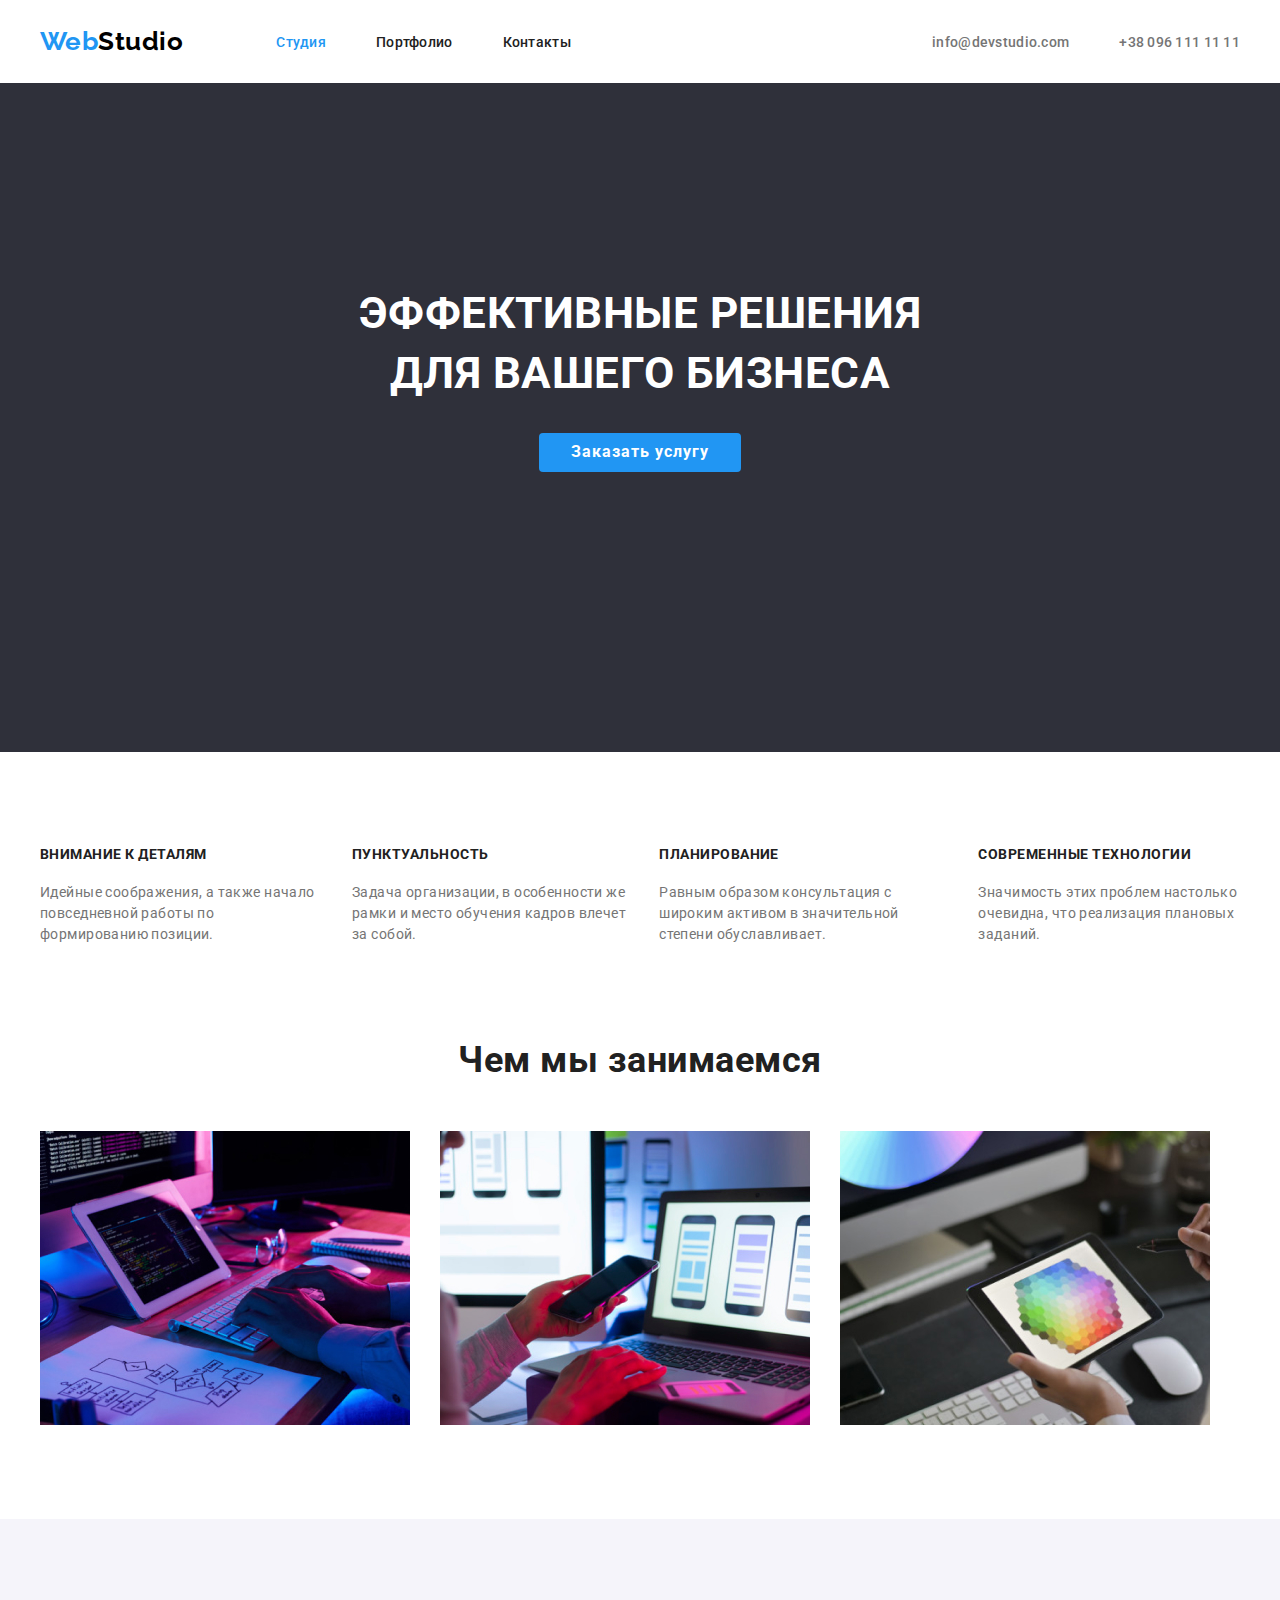
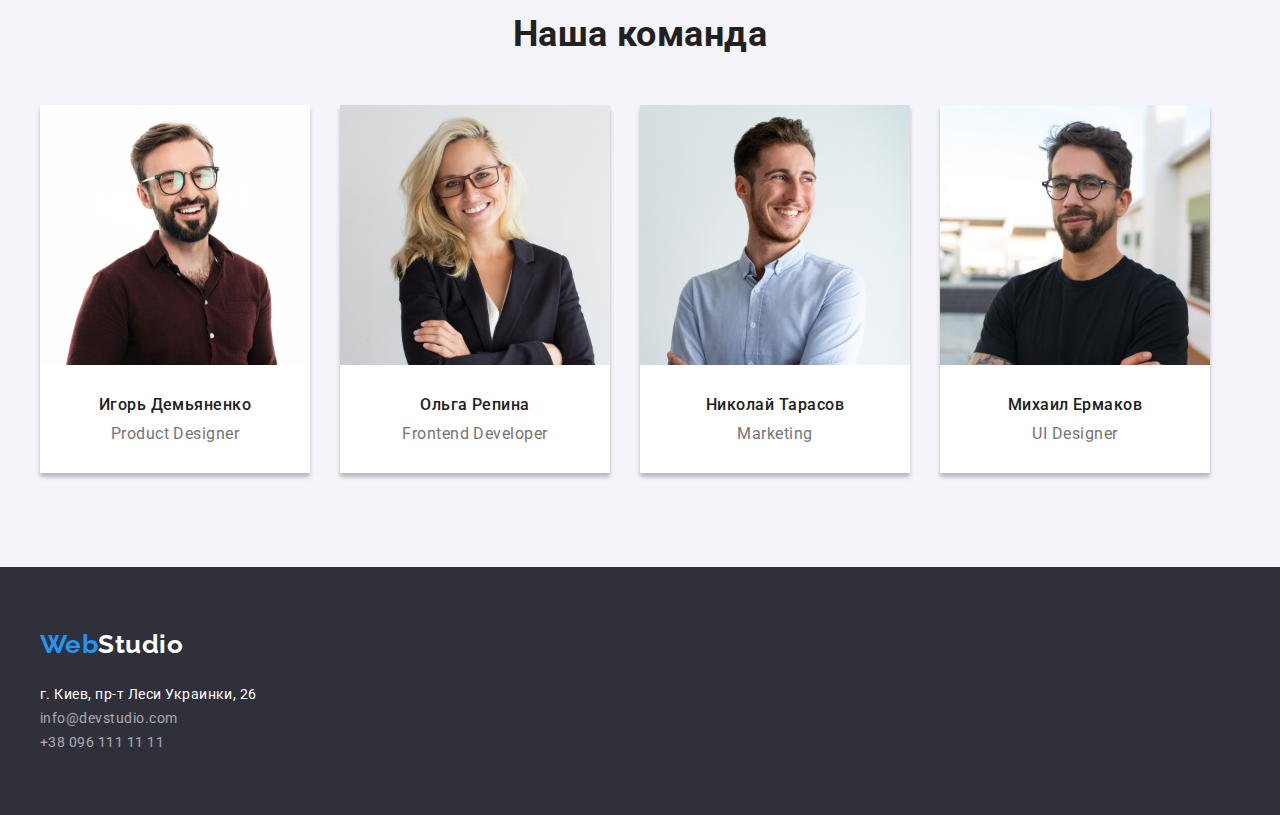
<file: index.html>
<!DOCTYPE html>
<html lang="ru">
  <head>
    <meta charset="UTF-8" />
    <meta http-equiv="X-UA-Compatible" content="IE=edge" />
    <meta name="viewport" content="width=e, initial-scale=1.0" />
    <title>WebStudio</title>
    <link
      rel="stylesheet"
      href="https://cdnjs.cloudflare.com/ajax/libs/modern-normalize/1.0.0/modern-normalize.min.css"
      integrity="sha512-ISS7cAi1PEhQ8jnbJpJZMd29NlhNj4AWYyLOSp2CE/CsHxTCu+r+t0D2yoJudVrd0/8fTVPUVDzY5Tvli75u/g=="
      crossorigin="anonymous"
      referrerpolicy="no-referrer"
    />
    <link rel="preconnect" href="https://fonts.gstatic.com" />
    <link
      href="https://fonts.googleapis.com/css2?family=Raleway:wght@400;500;700&family=Roboto:wght@400;500;700&display=swap"
      rel="stylesheet"
    />
    <link rel="stylesheet" href="./css/styles.css" />
  </head>
  <body>
    <!-- Header -->
    <header class="page-header">
      <nav class="container nav">
        <a href="#" class="logo">Web<span class="logo-part">Studio</span></a>
        <ul class="site-nav list">
          <li class="item"><a href="#" class="link current">Студия</a></li>
          <li class="item"><a href="./portfolio.html" class="link">Портфолио</a></li>
          <li class="item"><a href="#" class="link">Контакты</a></li>
        </ul>
        <ul class="auth-nav list">
          <li class="item tel">
            <a href="mailto:info@devstudio.com" class="link tel-mail">info@devstudio.com</a>
          </li>
          <li class="item tel">
            <a href="tel:+380961111111" class="link tel-mail">+38 096 111 11 11</a>
          </li>
        </ul>
      </nav>
    </header>
    <!-- Main -->
    <main>
      <!-- hero -->
      <section class=" hero">
        <div class="container">
          <h1 class="slogan">
            Эффективные решения <br />
            для вашего бизнеса
          </h1>
          <button class="button btn-primary" type="reset">Заказать услугу</button>
        </div>
      </section>
      <!-- hero benefits -->
      <section class="section">
        <div class="container">
          <ul class="list hero-discr">
            <li class="hero-container">
              <h3 class="hero-items">Внимание к деталям</h3>
              <p class="hero-details">
                Идейные соображения, а также начало повседневной работы по формированию позиции.
              </p>
            </li>
            <li class="hero-container">
              <h3 class="hero-items">Пунктуальность</h3>
              <p class="hero-details">
                Задача организации, в особенности же рамки и место обучения кадров влечет за собой.
              </p>
            </li>
            <li class="hero-container">
              <h3 class="hero-items">Планирование</h3>
              <p class="hero-details">
                Равным образом консультация с широким активом в значительной степени обуславливает.
              </p>
            </li>
            <li class="hero-container">
              <h3 class="hero-items">Современные технологии</h3>
              <p class="hero-details">
                Значимость этих проблем настолько очевидна, что реализация плановых заданий.
              </p>
            </li>
          </ul>
        </div>
      </section>
      <!-- images -->
      <section class="section">
        <div class="container">
          <div class="images-container">
            <h2 class="about">Чем мы занимаемся</h2>
            <ul class="list images">
              <li class="image-item">
                <img src="images/img11.jpg" alt="разработка вебсайтов" width="370" />
              </li>
              <li class="image-item">
                <img src="images/img22.jpg" alt="адаптивный дизайн" width="370" />
              </li>
              <li class="image-item"><img src="images/img33.jpg" alt="дизайн" width="370" /></li>
            </ul>
          </div>
        </div>
      </section>
      <!--team -->
      <section class="team-container">
        <div class="container ">
          <h2 class="our-team">Наша команда</h2>
          <ul class="list team">
            <li class="team-member">
              <img src="images/imgigor.jpg" alt="Игорь Демьяненко" width="270" />
              <h3 class="name">Игорь Демьяненко</h3>
              <p class="job">Product Designer</p>
            </li>
            <li class="team-member">
              <img src="images/imgolga.jpg" alt="Ольга Репина" width="270" />
              <h3 class="name">Ольга Репина</h3>
              <p class="job">Frontend Developer</p>
            </li>
            <li class="team-member">
              <img src="images/imgnik.jpg" alt="Николай Тарасов" width="270" />
              <h3 class="name">Николай Тарасов</h3>
              <p class="job">Marketing</p>
            </li>
            <li class="team-member">
              <img src="images/imgmih.jpg" alt="Михаил Ермаков" width="270" />
              <h3 class="name">Михаил Ермаков</h3>
              <p class="job">UI Designer</p>
            </li>
          </ul>
        </div>
      </section>
    </main>
    <!-- Footer -->
    <footer class="footer">
      <div class="container">
        <a href="#" class="logo">Web<span class="logo-footer">Studio</span></a>
        <address class="address">
          <ul class="list">
            <li class="address-items">г. Киев, пр-т Леси Украинки, 26</li>
            <li>
              <a href="mailto:info@devstudio.com" class="address tel-mail">info@devstudio.com</a>
            </li>
            <li><a href="tel:+380961111111" class="address tel-mail">+38 096 111 11 11</a></li>
          </ul>
        </address>
      </div>
    </footer>
  </body>
</html>
</file>
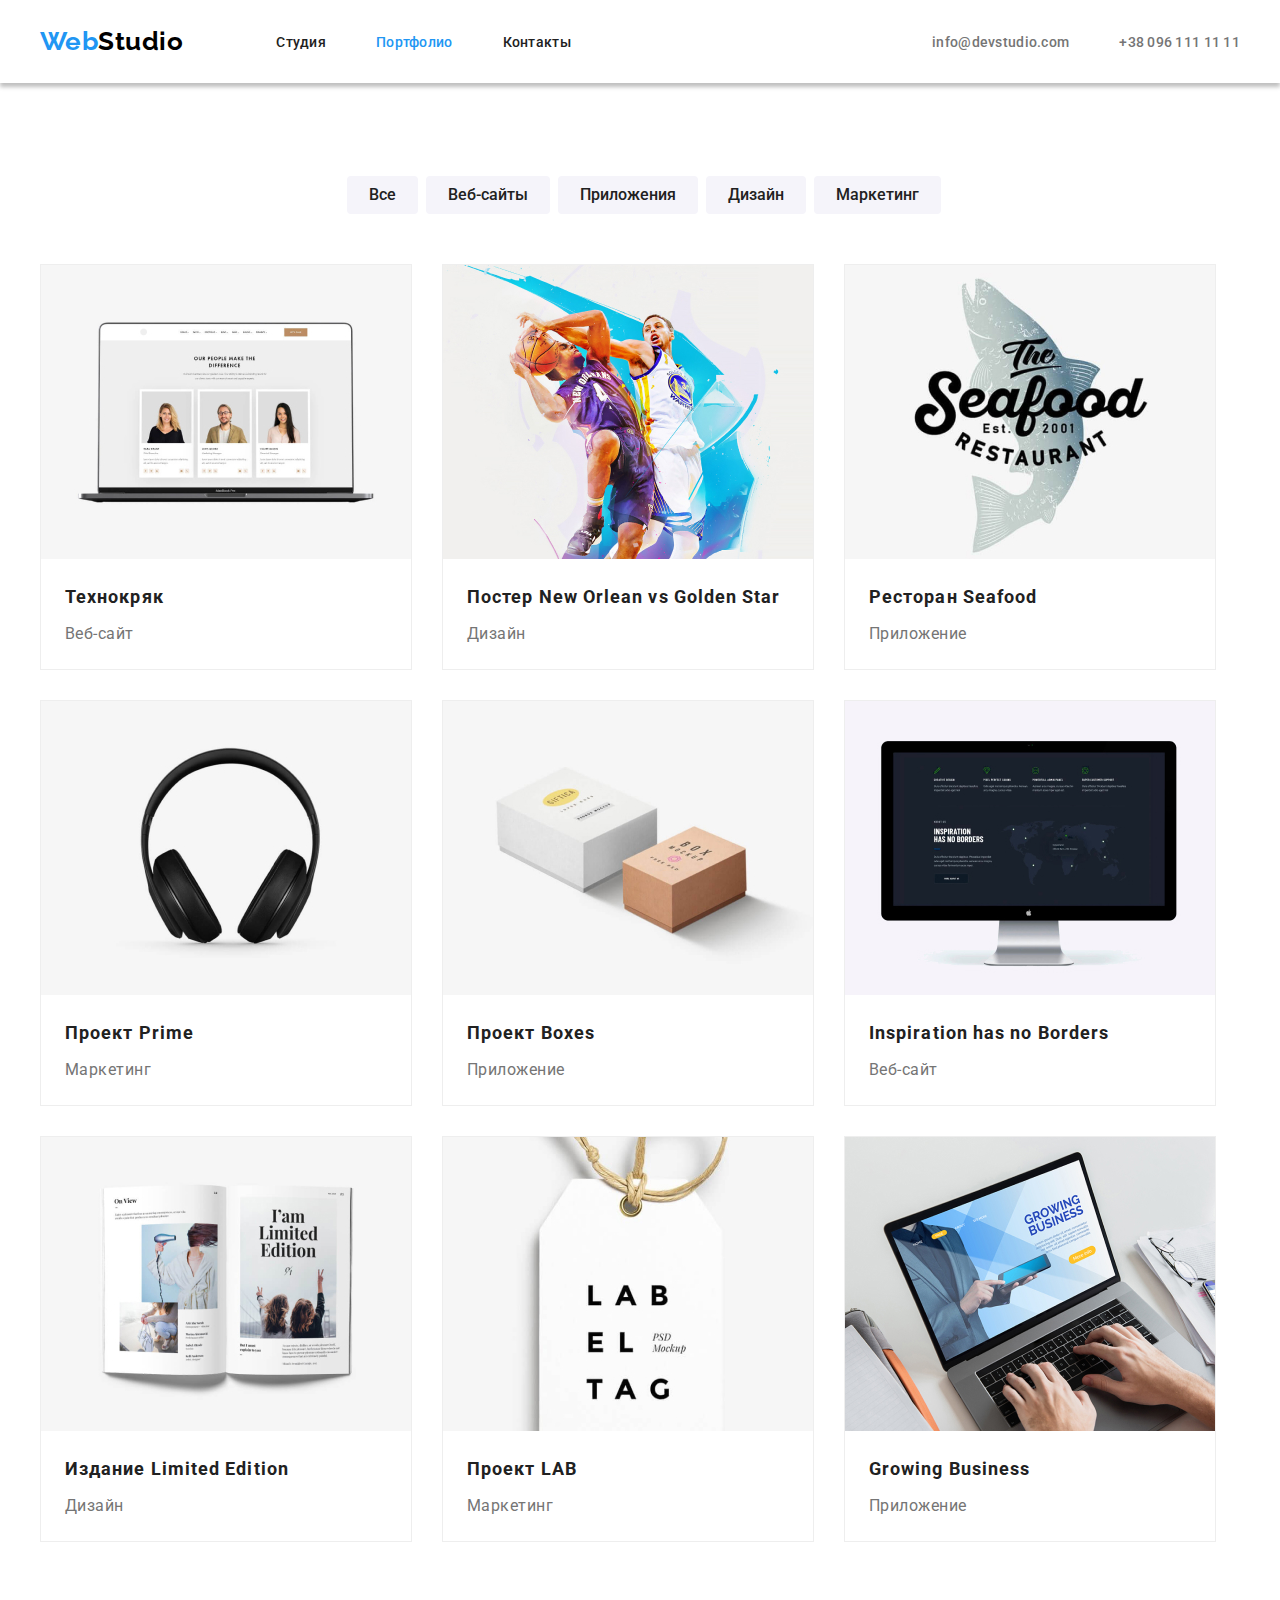
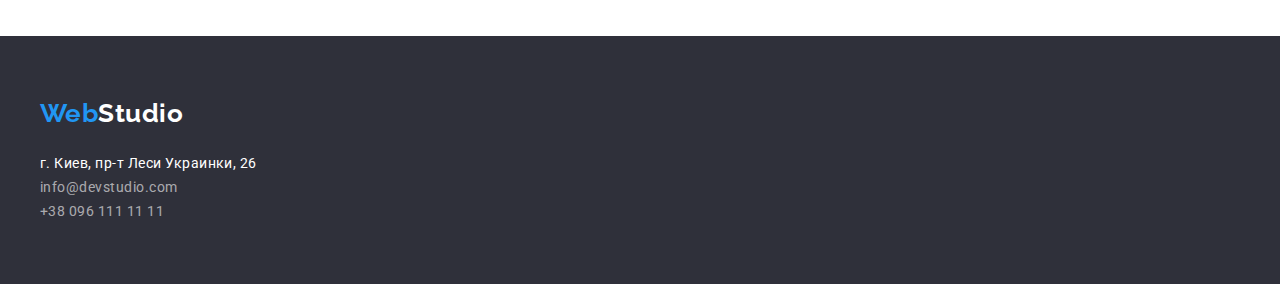
<file: portfolio.html>
<!DOCTYPE html>
<html lang="ru">
  <head>
    <meta charset="UTF-8" />
    <meta http-equiv="X-UA-Compatible" content="IE=edge" />
    <meta name="viewport" content="width=e, initial-scale=1.0" />
    <title>WebStudio</title>
    <link rel="preconnect" href="https://fonts.gstatic.com" />
    <link rel="preconnect" href="https://fonts.gstatic.com" />
    <link
      href="https://fonts.googleapis.com/css2?family=Raleway:wght@400;500;700&family=Roboto:wght@400;500;700&display=swap"
      rel="stylesheet"
    />
    <link
      rel="stylesheet"
      href="https://cdnjs.cloudflare.com/ajax/libs/modern-normalize/1.0.0/modern-normalize.min.css"
      integrity="sha512-ISS7cAi1PEhQ8jnbJpJZMd29NlhNj4AWYyLOSp2CE/CsHxTCu+r+t0D2yoJudVrd0/8fTVPUVDzY5Tvli75u/g=="
      crossorigin="anonymous"
      referrerpolicy="no-referrer"
    />
    <link rel="stylesheet" href="./css/styles.css" />
  </head>
  <body>
    <!-- Header -->
    <header class="page-header">
      <nav class="container nav ">
        <a href="#" class="logo">Web<span class="logo-part">Studio</span></a>
        <ul class="site-nav list">
          <li class="item"><a href="./index.html" class="link">Студия</a></li>
          <li class="item"><a href="#" class="link current">Портфолио</a></li>
          <li class="item"><a href="#" class="link">Контакты</a></li>
        </ul>
        <ul class="auth-nav list">
          <li class="item tel">
            <a href="mailto:info@devstudio.com" class="link tel-mail">info@devstudio.com</a>
          </li>
          <li class="item tel">
            <a href="tel:+380961111111" class="link tel-mail">+38 096 111 11 11</a>
          </li>
        </ul>
      </nav>
    </header>
    <!-- Main -->
    <main>
      <!-- portfolio menu -->
      <section class="section">
        <div class="container">
          <h1 class="visually-hidden">Портфолио</h1>
          <h2 class="visually-hidden">Кнопки</h2>
            <ul class="list btn-container ">
                <li><button type="button" class="button btn btn-current">Все</button></li>
                <li><button type="button" class="button btn">Веб-сайты</button></li>
                <li><button type="button" class="button btn">Приложения</button></li>
                <li><button type="button" class="button btn">Дизайн</button></li>
                <li><button type="button" class="button btn">Маркетинг</button></li>
              </ul>
            <ul class="list projects-container">
              <li class="projects">
                <img src="images/portfolio.jpg" alt="Веб-сайт Технокряк" width="370" />
                <h3 class="web">Технокряк</h3>
                <p class="web-example">Веб-сайт</p>
              </li>
              <li class="projects">
                <img src="images/portfolio1.jpg" alt="Дизайн" width="370" />
                <h3 class="web">Постер New Orlean vs Golden Star</h3>
                <p class="web-example">Дизайн</p>
              </li>
              <li class="projects">
                <img src="images/portfolio2.jpg" alt="Приложение" width="370" />
                <h3 class="web">Ресторан Seafood</h3>
                <p class="web-example">Приложение</p>
              </li>
              <li class="projects">
                <img src="images/portfolio3.jpg" alt="Маркетинг" width="370" />
                <h3 class="web">Проект Prime</h3>
                <p class="web-example">Маркетинг</p>
              </li>
              <li class="projects">
                <img src="images/portfolio4.jpg" alt="Приложение" width="370" />
                <h3 class="web">Проект Boxes</h3>
                <p class="web-example">Приложение</p>
              </li>
              <li class="projects">
                <img
                  src="images/portfolio5.jpg"
                  alt="Веб-сайт Inspiration has no Borders"
                  width="370"
                />
                <h3 class="web">Inspiration has no Borders</h3>
                <p class="web-example">Веб-сайт</p>
              </li>
              <li class="projects">
                <img src="images/portfolio6.jpg" alt="Дизайн" width="370" />
                <h3 class="web">Издание Limited Edition</h3>
                <p class="web-example">Дизайн</p>
              </li>
              <li class="projects">
                <img src="images/portfolio7.jpg" alt="Маркетинг Проект LAB" width="370" />
                <h3 class="web">Проект LAB</h3>
                <p class="web-example">Маркетинг</p>
              </li>
              <li class="projects">
                <img src="images/portfolio8.jpg" alt="Приложение Growing Business" width="370" />
                <h3 class="web">Growing Business</h3>
                <p class="web-example">Приложение</p>
              </li>
            </ul>
        </div>
      </section>
    </main>
    <!-- Footer -->
    <footer class="footer" >
      <div class="container">
        <a href="#" class="logo">Web<span class="logo-footer">Studio</span></a>
        <address class="address">
          <ul class="list">
            <li class="address-items">г. Киев, пр-т Леси Украинки, 26</li>
            <li>
              <a href="mailto:info@devstudio.com" class="address tel-mail">info@devstudio.com</a>
            </li>
            <li><a href="tel:+380961111111" class="address tel-mail">+38 096 111 11 11</a></li>
          </ul>
        </address>
      </div>
    </footer>
  </body>
</html>
</file>
<file: css/styles.css>
/* Colors */
:root {
  /* background */
  --secondary-background-color: #2196f3;
  --other-background-color: #f5f4fa;

  /* text */
  --primary-text-color: #212121;
  --secondary-text-color: #757575;

  /* other colors */
  --accent-color: #2196f3;
  --accent-color-background: #2f303a;
  --white-color: #ffffff;
  --black-color: #000000;
  --light-gray-color: #eeeeee;
}

body {
  color: var(--primary-text-color);
  font-family: Roboto, sans-serif;
  font-style: normal;
  font-weight: normal;
  text-decoration: none;
  letter-spacing: 0.03em;
  padding: 0;
  margin: 0;
  text-align: center;
  width: 100%;
}
img {
  display: block;
}

h1,
h2,
h3,
h4,
h5,
h6,
p {
  padding: 0;
  margin: 0;
}

.list {
  list-style: none;
  text-decoration: none;
  padding: 0;
  margin: 0;
}

.container {
  width: 1200px;
  align-items: center;
  margin: 0 auto;
  padding-left: 15px;
  padding-right: 15px;
}

/* 
ul {

  display: flex;
} */

/* Header */
.page-header {
  background-color: var(--white-color);
  text-decoration: none;
  display: flex;
  margin: 0;
  padding: 0;
  align-items: center;
  text-align: center;
  box-shadow: 0px 4px 4px 0px #00000040;
}

.nav {
  display: flex;
  align-items: center;
}
.logo {
  color: var(--accent-color);
  font-family: Raleway;
  font-weight: 700;
  font-size: 26px;
  line-height: 1.383;
  text-decoration: none;
  display: inline-block;
  margin-right: 93px;
}

.logo-part {
  color: var(--black-color);
  font-family: Raleway;
  font-weight: 700;
  line-height: 1.174;
}

.link {
  color: var(--primary-text-color);
  font-size: 14px;
  font-weight: 500;
  line-height: 1.143;
  text-decoration: none;
  letter-spacing: 0.02em;
  margin: 0;
  padding: 0;
}
.list .tel-mail {
  color: var(--secondary-text-color);
}
.link:hover,
.tel-mail:hover,
.link:focus,
.tel-mail:focus,
.link:active,
.tel-mail:active {
  color: var(--secondary-background-color);
  padding-top: 32px;
  padding-bottom: 32px;
}
.current {
  color: var(--accent-color);
}

.site-nav {
  display: flex;
  align-items: center;
}
.site-nav .link {
  padding-top: 32px;
  padding-bottom: 32px;
}

.item {
  margin-right: 50px;
  margin-left: auto;
}
.item:last-child {
  margin-right: 0;
}
.auth-nav {
  display: flex;
  align-items: center;
  padding-top: 32px;
  padding-bottom: 32px;
  margin-left: auto;
}

/* Hero section:  part 1 - slogan and btn */
.hero {
  background-color: var(--accent-color-background);
  color: var(--white-color);
  text-decoration: none;
  margin: 0;
  padding-top: 200px;
  padding-bottom: 280px;
}
.slogan {
  font-size: 44px;
  line-height: 1.364;
  text-align: center;
  text-transform: uppercase;
  align-items: center;
  margin-bottom: 30px;
}

/* Hero benefits:  part 2 - discription itams */
.section {
  padding-top: 94px;
}
.hero-discr {
  display: flex;
}

.hero-container {
  margin-right: 30px;
  text-align: left;
}
.hero-container:last-child {
  margin-right: 0;
}

.hero-items {
  font-size: 14px;
  font-style: normal;
  font-weight: 700;
  line-height: 1.142;
  text-transform: uppercase;
  margin-bottom: 10px;
}
.hero-details {
  font-size: 14px;
  line-height: 1.5;
  padding-top: 10px;
  letter-spacing: 0.03em;
  color: var(--secondary-text-color);
}

/* section presentation */
.about {
  font-size: 36px;
  font-weight: 700;
  line-height: 1.167;
  margin-bottom: 50px;
}
.images {
  display: flex;
}
.images .image-item {
  margin-right: 30px;
}
/*  for hw4
  border: 1px solid rgba(0, 0, 0, 1);
  box-shadow: 0px 4px 4px 0px #00000040;
*/

.image-item:last-child {
  margin-right: 0;
}
/* section team */
.team-container {
  background-color: var(--other-background-color);
  text-decoration: none;
  margin-top: 94px;
  padding-bottom: 94px;
}

.our-team {
  color: var(--primary-text-color);
  font-size: 36px;
  font-weight: 700;
  line-height: 1.167;
  text-align: center;
  padding-top: 94px;
  margin-bottom: 50px;
}
.team {
  display: flex;
  margin-top: 50px;
}
.team-member {
  background-color: var(--white-color);
  text-decoration: none;
  box-shadow: 0px 4px 4px 0px #00000040;
  margin-right: 30px;
}

.team-member:last-child {
  margin-right: 0;
}
.name {
  font-size: 16px;
  font-weight: 500;
  line-height: 1.187;
  text-align: center;
  margin-bottom: 10px;
  padding-top: 30px;
}
.job {
  font-size: 16px;
  line-height: 1.187;
  text-align: center;
  padding-bottom: 30px;
  color: var(--secondary-text-color);
}

/* Buttons */
.btn-container {
  display: flex;
  justify-content: center;
}

.button {
  cursor: pointer;
  text-decoration: none;
  font-family: inherit;
  outline: none;
  border: none;
}

.btn-primary {
  background-color: var(--accent-color);
  color: var(--white-color);
  font-size: 16px;
  font-weight: 700;
  line-height: 1.185;
  letter-spacing: 0.06em;
  text-align: center;
  padding: 10px 32px;
  outline: none;
  border: none;
  border-radius: 4px;
}
.btn {
  font-size: 16px;
  font-weight: 500;
  line-height: 1.625;
  text-align: center;
  background-color: var(--other-background-color);
  color: var(--primary-text-color);
  padding: 6px 22px;
  margin-left: 8px;
  border: none;
  border-radius: 4px;
}

.site-btn .btn + .btn {
  margin-left: 0;
}

.btn:focus,
.btn:hover,
.btn:active {
  background-color: var(--accent-color);
  color: var(--white-color);
  box-shadow: 0px 4px 4px 0px #00000040;
}

/* Portfolio */
.projects-container {
  display: flex;
  flex-wrap: wrap;
  margin-top: 50px;
  margin-bottom: 94px;
  align-items: center;
  width: 1200px;
}

.projects {
  text-decoration: none;
  border: 1px solid #eeeeee;
  margin-right: 30px;
  margin-bottom: 30px;
}
.projects:hover {
  box-shadow: 0px 4px 4px 0px #00000040;
}

.projects:nth-child(3n) {
  margin-right: 0;
}
.projects:nth-last-child(-n + 3) {
  margin-bottom: 0;
}

.web {
  color: var(--primary-text-color);
  font-size: 18px;
  font-weight: 700;
  line-height: 2;
  letter-spacing: 0.06em;
  text-align: left;
  padding: 20px 24px 2px 24px;
}
.web-example {
  color: var(--secondary-text-color);
  font-size: 16px;
  line-height: 1.875;
  text-align: left;
  padding: 2px 24px 20px 24px;
}

.visually-hidden:not(:focus):not(:active) {
  width: 1px;
  height: 1px;
  margin: -1px;
  border: 0;
  padding: 0;
  white-space: nowrap;
  clip-path: inset(100%);
  clip: rect(0 0 0 0);
  overflow: hidden;
}

/* Footer */
.footer {
  background-color: var(--accent-color-background);
  text-decoration: none;
  text-align: left;
  padding-top: 60px;
}

.logo-footer {
  font-weight: bold;
  font-family: Raleway;
  font-size: 26px;
  text-decoration: none;
  color: var(--white-color);
}
.address {
  padding-top: 20px;
  padding-bottom: 60px;
}

.address {
  font-family: Roboto;
  color: var(--white-color);
  font-size: 14px;
  line-height: 1.714;
  font-style: normal;
}
.address.tel-mail {
  text-decoration: none;
  color: rgba(255, 255, 255, 0.6);
  padding-bottom: 9px;
}
.address.tel-mail:hover {
  cursor: pointer;
}
</file>
